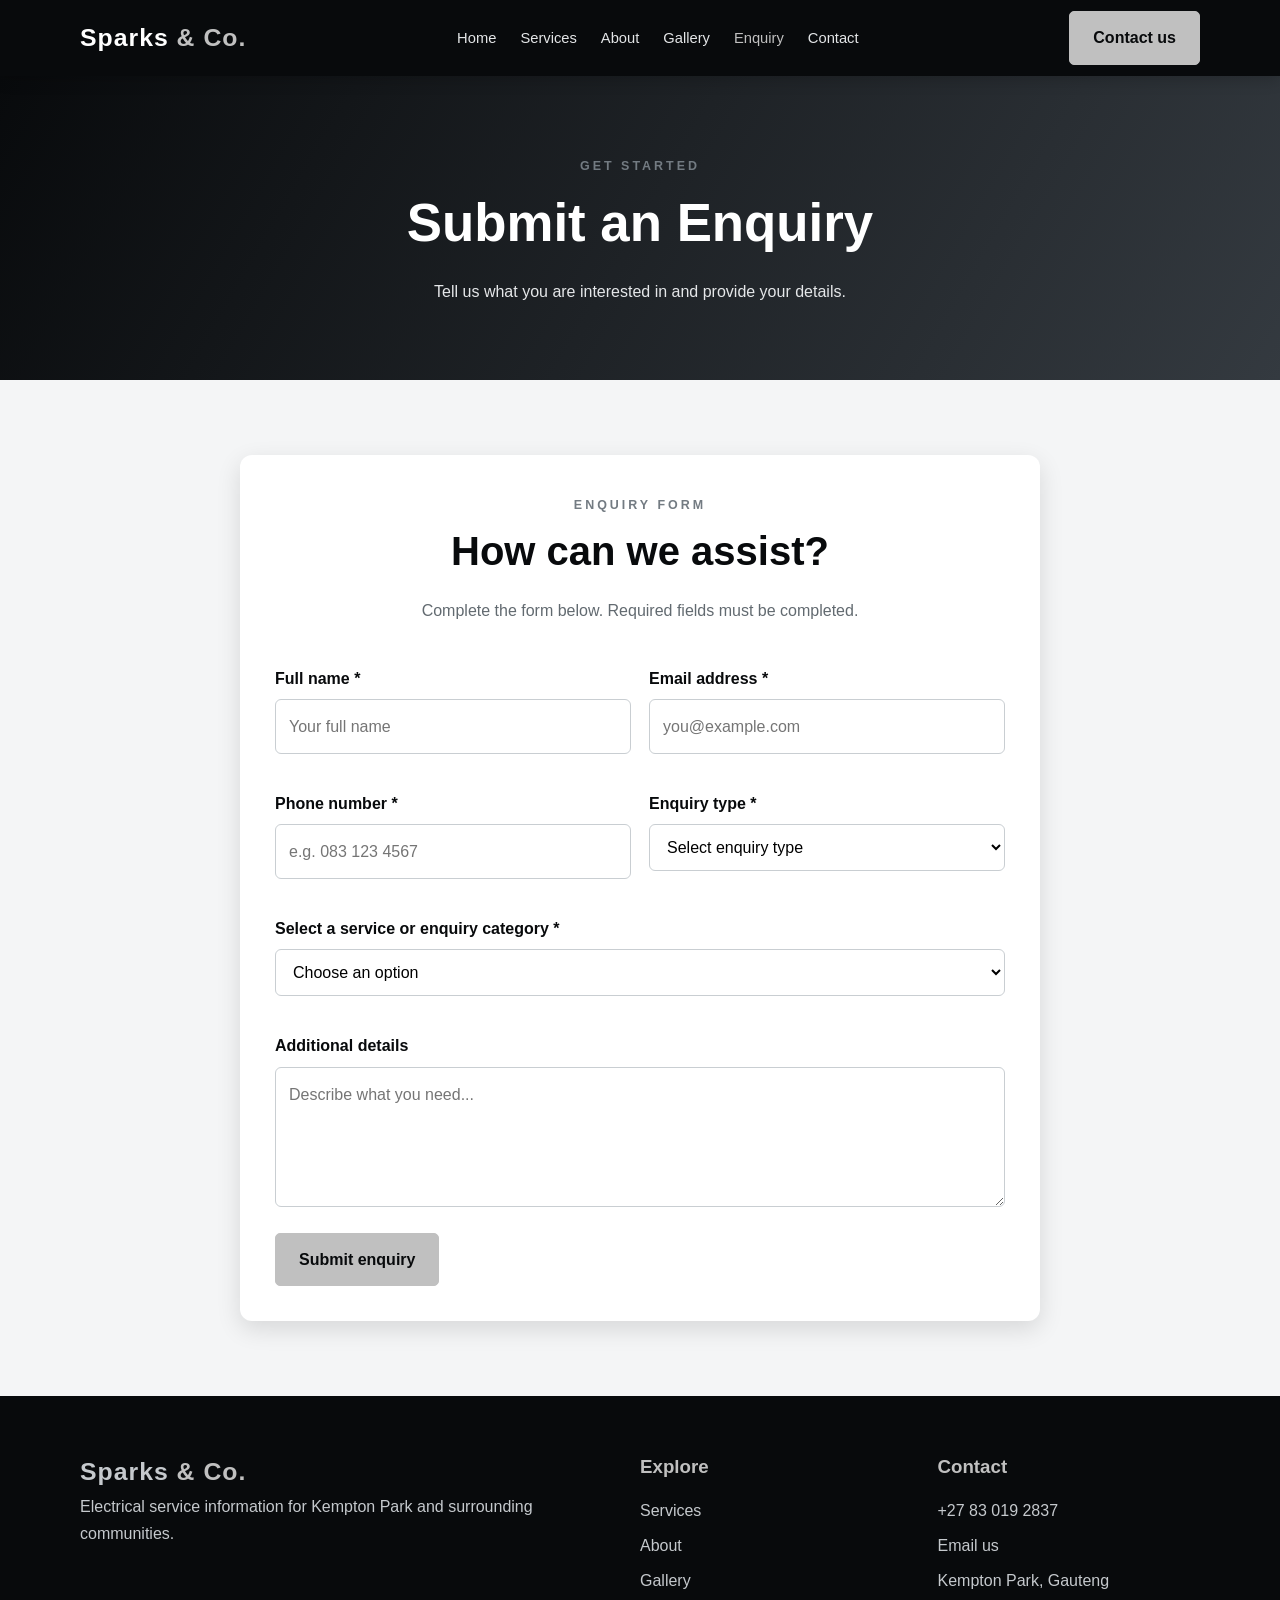
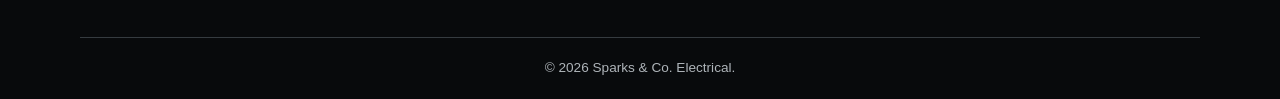
<file: enquiry.html>
<!DOCTYPE html>
<html lang="en">
<head>
    <meta charset="UTF-8">
    <meta name="viewport" content="width=device-width, initial-scale=1">
    <meta name="description" content="Submit an electrical service, volunteer or sponsorship enquiry to Sparks & Co. Electrical in Kempton Park.">
    <meta name="keywords" content="electrical quotation Kempton Park, electrical service enquiry, electrician Gauteng">
    <meta name="theme-color" content="#080a0c">
    <title>Make an Enquiry | Sparks &amp; Co.</title>
    <link rel="stylesheet" href="styles.css">
</head>
<body>

<header class="site-header">
    <div class="container nav">
        <a class="brand" href="index.html">Sparks <span>&amp; Co.</span></a>
        <button class="menu-toggle" type="button" aria-expanded="false" aria-controls="primary-nav">Menu</button>
        <ul class="nav-links" id="primary-nav">
            <li><a href="index.html">Home</a></li>
            <li><a href="services.html">Services</a></li>
            <li><a href="about.html">About</a></li>
            <li><a href="gallery.html">Gallery</a></li>
            <li><a class="active" href="enquiry.html">Enquiry</a></li>
            <li><a href="contact.html">Contact</a></li>
        </ul>
        <a class="nav-cta" href="contact.html">Contact us</a>
    </div>
</header>

<main>
    <section class="page-banner">
        <div class="container">
            <span class="eyebrow">Get started</span>
            <h1>Submit an Enquiry</h1>
            <p>Tell us what you are interested in and provide your details.</p>
        </div>
    </section>

    <section class="section">
        <div class="container">
            <div class="form-wrap">
                <div class="section-heading">
                    <span class="eyebrow">Enquiry form</span>
                    <h2>How can we assist?</h2>
                    <p>Complete the form below. Required fields must be completed.</p>
                </div>

                <form id="enquiryForm">
                    <div class="form-grid">
                        <div class="form-group">
                            <label for="enqName">Full name *</label>
                            <input type="text" id="enqName" name="name"
                                placeholder="Your full name"
                                minlength="2" maxlength="80" required>
                        </div>

                        <div class="form-group">
                            <label for="enqEmail">Email address *</label>
                            <input type="email" id="enqEmail" name="email"
                                placeholder="you@example.com" required>
                        </div>

                        <div class="form-group">
                            <label for="enqPhone">Phone number *</label>
                            <input type="tel" id="enqPhone" name="phone"
                                placeholder="e.g. 083 123 4567"
                                pattern="(?:\+27|0)[0-9 ]{9,13}"
                                title="Enter a South African number beginning with 0 or +27."
                                required>
                        </div>

                        <div class="form-group">
                            <label for="enqType">Enquiry type *</label>
                            <select id="enqType" name="enquiryType" required>
                                <option value="">Select enquiry type</option>
                                <option value="service">Electrical service</option>
                                <option value="product">Product information</option>
                                <option value="volunteer">Volunteer</option>
                                <option value="sponsor">Sponsorship</option>
                            </select>
                        </div>

                        <div class="form-group full">
                            <label for="enqService">Select a service or enquiry category *</label>
                            <select id="enqService" name="service" required>
                                <option value="">Choose an option</option>
                                <option value="panel-upgrade">DB board / panel upgrade</option>
                                <option value="lighting">Lighting installation</option>
                                <option value="repairs">Electrical repairs</option>
                                <option value="installation">Electrical installation</option>
                                <option value="volunteer">Volunteer enquiry</option>
                                <option value="sponsor">Sponsorship enquiry</option>
                            </select>
                        </div>

                        <div class="form-group full">
                            <label for="enqDetails">Additional details</label>
                            <textarea id="enqDetails" name="details"
                                placeholder="Describe what you need..."
                                maxlength="1000"></textarea>
                        </div>
                    </div>

                    <div id="enqError" class="form-message" role="alert"></div>
                    <button class="btn" type="submit">Submit enquiry</button>
                </form>

                <div id="enqResponse" class="estimate-box" aria-live="polite"></div>
            </div>
        </div>
    </section>
</main>

<footer class="site-footer">
    <div class="container">
        <div class="footer-grid">
            <div>
                <a class="brand" href="index.html">Sparks <span>&amp; Co.</span></a>
                <p>Electrical service information for Kempton Park and surrounding communities.</p>
            </div>
            <div>
                <h3>Explore</h3>
                <p><a href="services.html">Services</a></p>
                <p><a href="about.html">About</a></p>
                <p><a href="gallery.html">Gallery</a></p>
            </div>
            <div>
                <h3>Contact</h3>
                <p><a href="tel:+27830192837">+27 83 019 2837</a></p>
                <p><a href="mailto:info@sparksco-electrical.com">Email us</a></p>
                <p>Kempton Park, Gauteng</p>
            </div>
        </div>
        <div class="footer-bottom">© <span class="year"></span> Sparks &amp; Co. Electrical.</div>
    </div>
</footer>

<script src="main.js" defer></script>
</body>
</html>
</file>
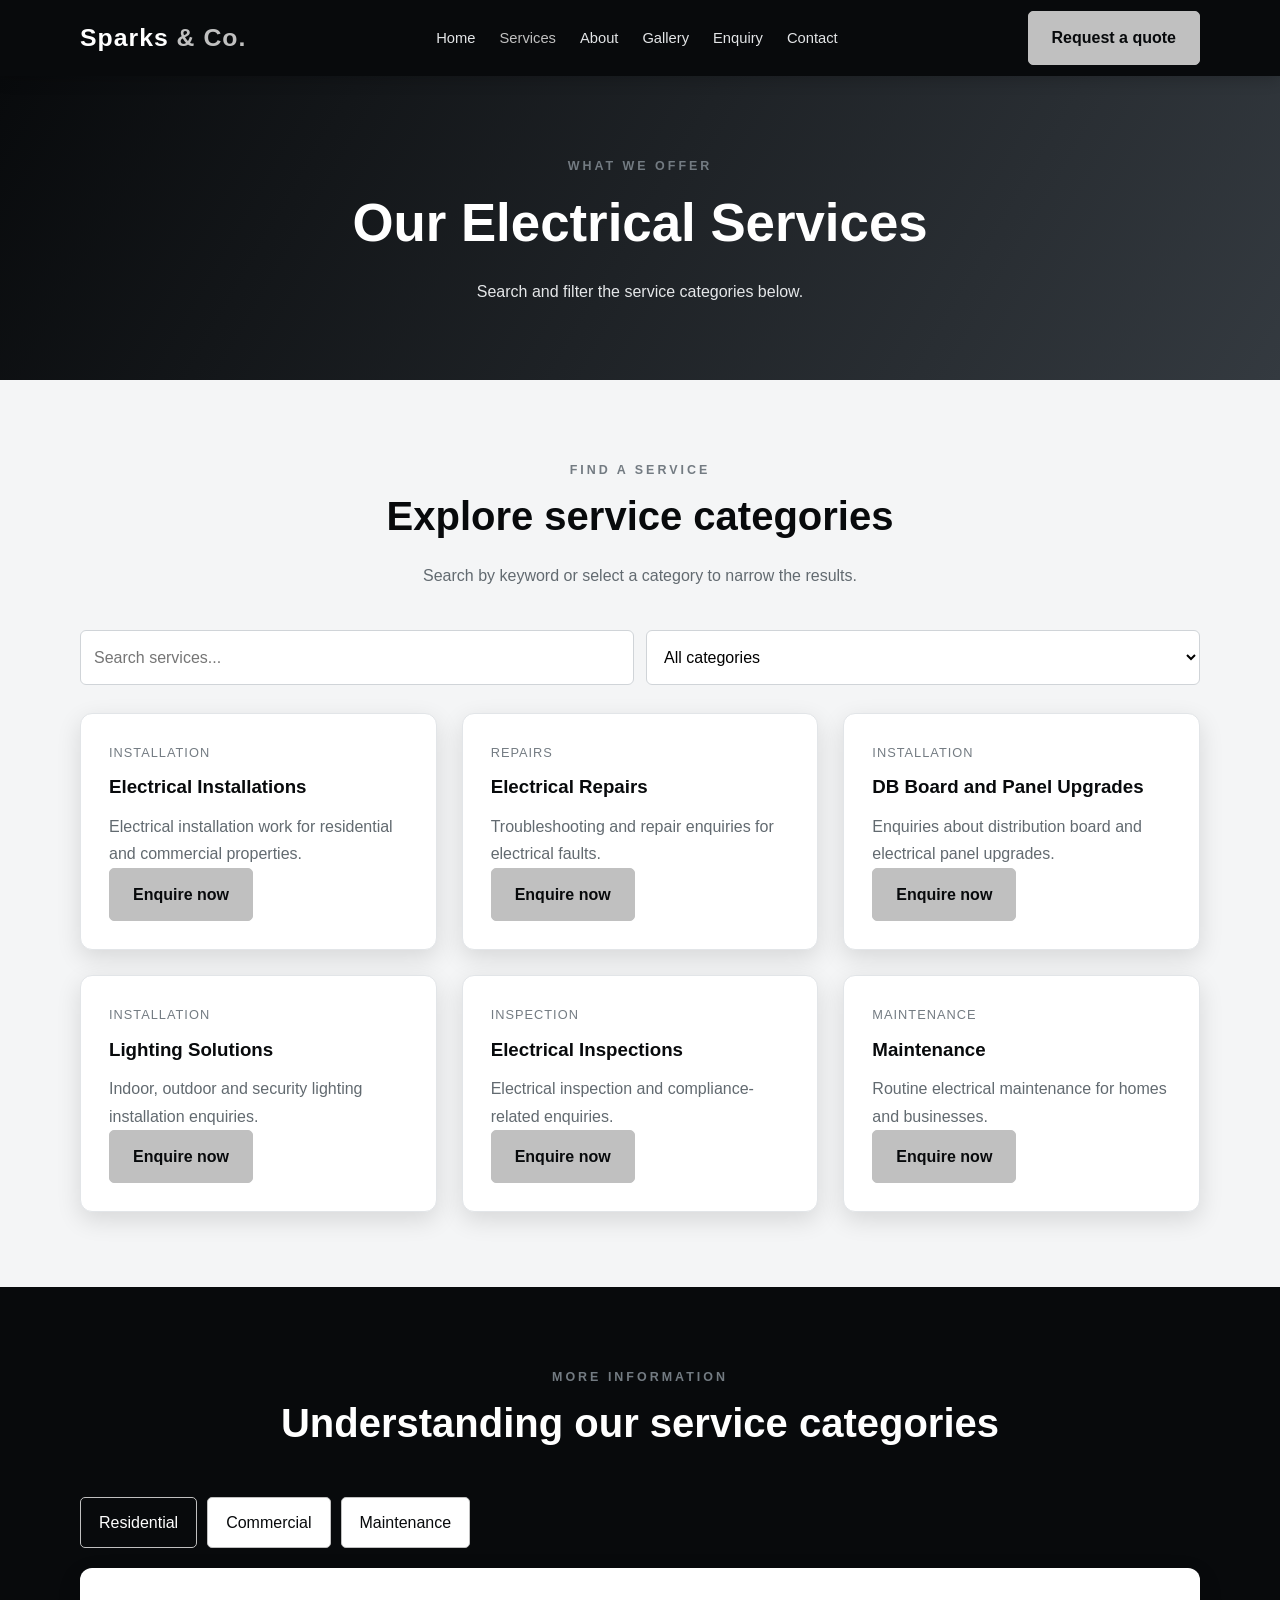
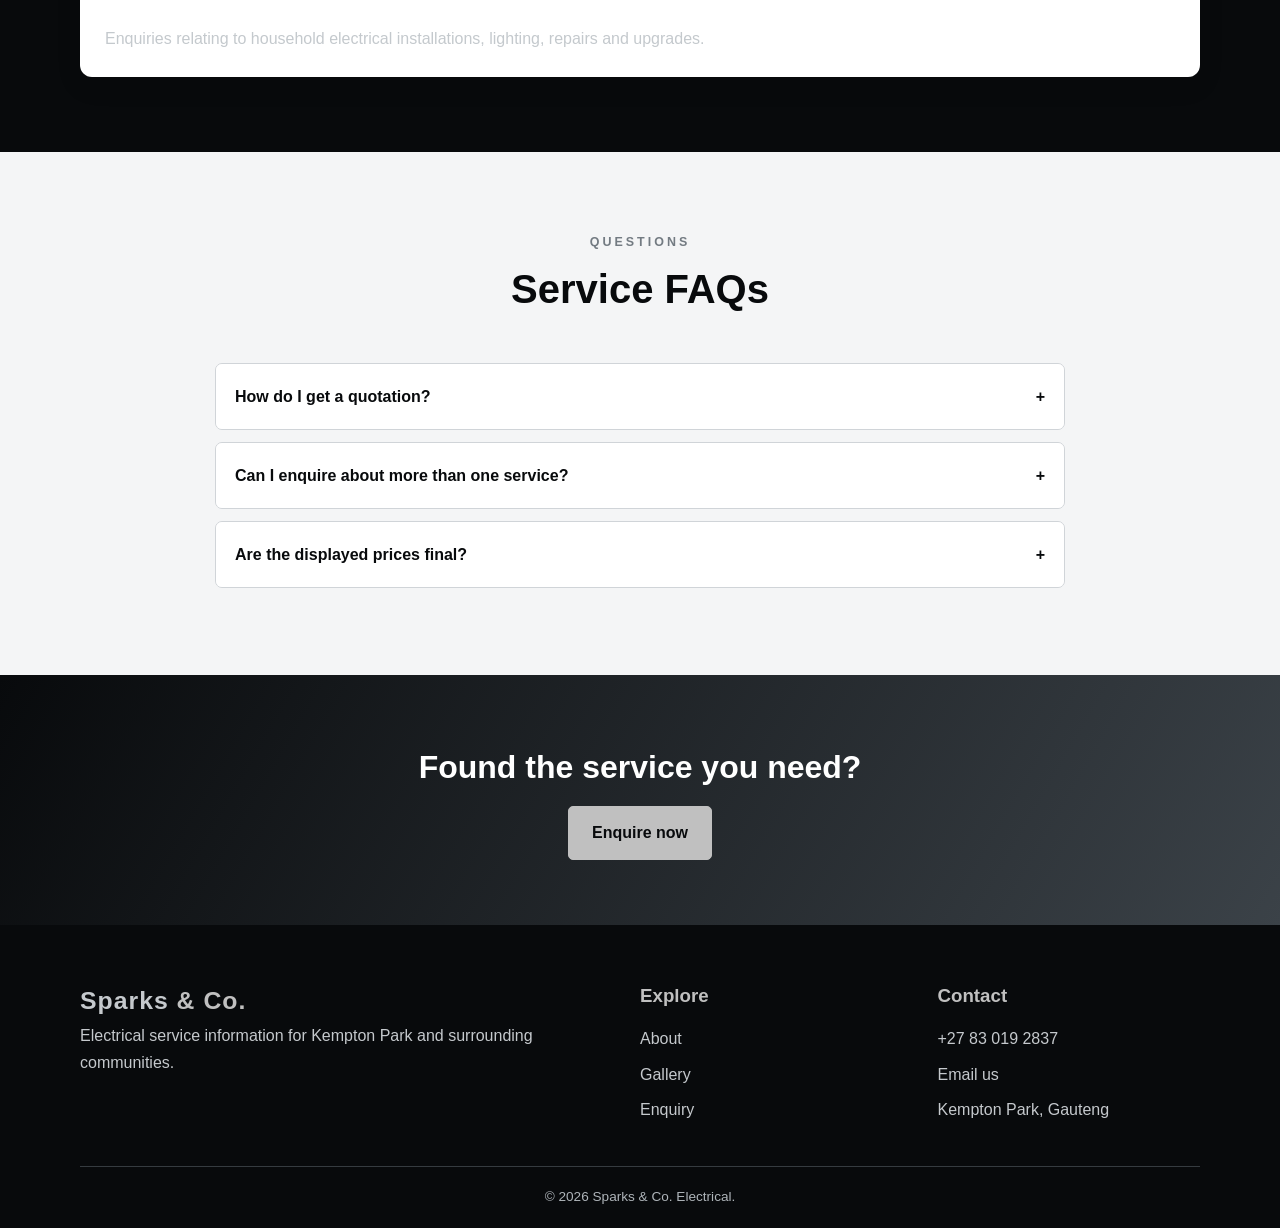
<file: services.html>
<!DOCTYPE html>
<html lang="en">
<head>
    <meta charset="UTF-8">
    <meta name="viewport" content="width=device-width, initial-scale=1">
    <meta name="description" content="Explore electrical installation, repairs, maintenance and inspection enquiries in Kempton Park.">
    <meta name="keywords" content="electrical installations Kempton Park, electrician, electrical repairs Gauteng">
    <meta name="theme-color" content="#080a0c">
    <title>Electrical Services | Sparks &amp; Co.</title>
    <link rel="stylesheet" href="styles.css">
</head>
<body>

<header class="site-header">
    <div class="container nav">
        <a class="brand" href="index.html">Sparks <span>&amp; Co.</span></a>
        <button class="menu-toggle" type="button" aria-expanded="false" aria-controls="primary-nav">Menu</button>
        <ul class="nav-links" id="primary-nav">
            <li><a href="index.html">Home</a></li>
            <li><a class="active" href="services.html">Services</a></li>
            <li><a href="about.html">About</a></li>
            <li><a href="gallery.html">Gallery</a></li>
            <li><a href="enquiry.html">Enquiry</a></li>
            <li><a href="contact.html">Contact</a></li>
        </ul>
        <a class="nav-cta" href="enquiry.html">Request a quote</a>
    </div>
</header>

<main>
    <section class="page-banner">
        <div class="container">
            <span class="eyebrow">What we offer</span>
            <h1>Our Electrical Services</h1>
            <p>Search and filter the service categories below.</p>
        </div>
    </section>

    <section class="section">
        <div class="container">
            <div class="section-heading">
                <span class="eyebrow">Find a service</span>
                <h2>Explore service categories</h2>
                <p>Search by keyword or select a category to narrow the results.</p>
            </div>

            <div class="service-controls">
                <input type="search" id="serviceSearch"
                    placeholder="Search services..." aria-label="Search services">

                <select id="categoryFilter" aria-label="Filter service category">
                    <option value="all">All categories</option>
                    <option value="installation">Installation</option>
                    <option value="repairs">Repairs</option>
                    <option value="inspection">Inspection</option>
                    <option value="maintenance">Maintenance</option>
                </select>
            </div>

            <div class="grid grid-3" id="service-list" aria-live="polite">
                <p>Loading services...</p>
            </div>
        </div>
    </section>

    <section class="section dark-section">
        <div class="container">
            <div class="section-heading">
                <span class="eyebrow">More information</span>
                <h2>Understanding our service categories</h2>
            </div>

            <div class="tabs" role="tablist" aria-label="Service information">
                <button class="tab-button active" role="tab"
                    aria-selected="true" aria-controls="tab-residential">
                    Residential
                </button>
                <button class="tab-button" role="tab"
                    aria-selected="false" aria-controls="tab-commercial">
                    Commercial
                </button>
                <button class="tab-button" role="tab"
                    aria-selected="false" aria-controls="tab-maintenance">
                    Maintenance
                </button>
            </div>

            <div class="tab-content">
                <div class="tab-panel active" id="tab-residential">
                    <h3>Residential enquiries</h3>
                    <p>Enquiries relating to household electrical installations, lighting, repairs and upgrades.</p>
                </div>

                <div class="tab-panel" id="tab-commercial">
                    <h3>Commercial enquiries</h3>
                    <p>Enquiries relating to electrical work for offices, shops and other commercial premises.</p>
                </div>

                <div class="tab-panel" id="tab-maintenance">
                    <h3>Maintenance enquiries</h3>
                    <p>Enquiries relating to inspections, routine maintenance and electrical fault investigation.</p>
                </div>
            </div>
        </div>
    </section>

    <section class="section">
        <div class="container">
            <div class="section-heading">
                <span class="eyebrow">Questions</span>
                <h2>Service FAQs</h2>
            </div>

            <div class="accordion">
                <div class="accordion-item">
                    <button class="accordion-trigger" aria-expanded="false">
                        How do I get a quotation?
                        <span class="accordion-symbol">+</span>
                    </button>
                    <div class="accordion-panel">
                        <p>Complete the enquiry form with your service requirements. Any price shown is an estimate only until confirmed.</p>
                    </div>
                </div>

                <div class="accordion-item">
                    <button class="accordion-trigger" aria-expanded="false">
                        Can I enquire about more than one service?
                        <span class="accordion-symbol">+</span>
                    </button>
                    <div class="accordion-panel">
                        <p>Use the enquiry form to describe your requirements and include additional details in the message field.</p>
                    </div>
                </div>

                <div class="accordion-item">
                    <button class="accordion-trigger" aria-expanded="false">
                        Are the displayed prices final?
                        <span class="accordion-symbol">+</span>
                    </button>
                    <div class="accordion-panel">
                        <p>No. Displayed figures are examples for the website demonstration and are not confirmed business quotations.</p>
                    </div>
                </div>
            </div>
        </div>
    </section>

    <section class="cta">
        <div class="container">
            <h2>Found the service you need?</h2>
            <a class="btn" href="enquiry.html">Enquire now</a>
        </div>
    </section>
</main>

<footer class="site-footer">
    <div class="container">
        <div class="footer-grid">
            <div>
                <a class="brand" href="index.html">Sparks <span>&amp; Co.</span></a>
                <p>Electrical service information for Kempton Park and surrounding communities.</p>
            </div>
            <div>
                <h3>Explore</h3>
                <p><a href="about.html">About</a></p>
                <p><a href="gallery.html">Gallery</a></p>
                <p><a href="enquiry.html">Enquiry</a></p>
            </div>
            <div>
                <h3>Contact</h3>
                <p><a href="tel:+27830192837">+27 83 019 2837</a></p>
                <p><a href="mailto:info@sparksco-electrical.com">Email us</a></p>
                <p>Kempton Park, Gauteng</p>
            </div>
        </div>
        <div class="footer-bottom">© <span class="year"></span> Sparks &amp; Co. Electrical.</div>
    </div>
</footer>

<script src="main.js" defer></script>
</body>
</html>
</file>
<file: styles.css>
/* =====================================================
   SPARKS & CO. ELECTRICAL
   Silver and Black Website Theme
===================================================== */

:root {
    --black: #080a0c;
    --dark: #121619;
    --dark-grey: #20262b;
    --silver: #c0c0c0;
    --light-silver: #e5e7e9;
    --white: #ffffff;
    --muted: #aeb4b9;
    --border: #d0d4d8;
    --text: #22272b;
    --radius: 12px;
    --shadow: 0 8px 25px rgba(0, 0, 0, 0.12);
}

* {
    box-sizing: border-box;
    margin: 0;
    padding: 0;
}

html {
    scroll-behavior: smooth;
}

body {
    font-family: Arial, Helvetica, sans-serif;
    background: #f4f5f6;
    color: var(--text);
    line-height: 1.7;
}

img {
    max-width: 100%;
    display: block;
}

a {
    color: inherit;
    text-decoration: none;
}

button,
input,
select,
textarea {
    font: inherit;
}

button {
    cursor: pointer;
}

.container {
    width: min(1120px, 92%);
    margin: auto;
}

.section {
    padding: 75px 0;
}

.section-heading {
    text-align: center;
    margin-bottom: 40px;
}

.section-heading h2 {
    font-size: clamp(1.8rem, 4vw, 2.5rem);
    color: var(--black);
    margin-bottom: 12px;
}

.section-heading p {
    color: #626a70;
    max-width: 650px;
    margin: auto;
}

.eyebrow {
    text-transform: uppercase;
    letter-spacing: 3px;
    font-size: 0.78rem;
    font-weight: 700;
    color: #737b82;
}

/* HEADER AND NAVIGATION */

.site-header {
    background: var(--black);
    color: var(--white);
    position: sticky;
    top: 0;
    z-index: 1000;
    box-shadow: 0 3px 15px rgba(0, 0, 0, 0.2);
}

.nav {
    min-height: 76px;
    display: flex;
    align-items: center;
    justify-content: space-between;
    gap: 25px;
}

.brand {
    color: var(--white);
    font-size: 1.55rem;
    font-weight: 800;
    letter-spacing: 1px;
    white-space: nowrap;
}

.brand span {
    color: var(--silver);
}

.nav-links {
    display: flex;
    align-items: center;
    gap: 24px;
    list-style: none;
}

.nav-links a {
    color: #e3e5e7;
    font-size: 0.92rem;
    transition: color 0.25s;
}

.nav-links a:hover,
.nav-links a.active {
    color: var(--silver);
}

.nav-cta,
.btn {
    display: inline-block;
    border: 1px solid var(--silver);
    background: var(--silver);
    color: var(--black);
    padding: 12px 23px;
    border-radius: 5px;
    font-weight: 700;
    transition: 0.25s ease;
}

.nav-cta:hover,
.btn:hover {
    background: var(--white);
    border-color: var(--white);
    transform: translateY(-2px);
}

.btn-outline {
    background: transparent;
    color: var(--white);
    border: 1px solid var(--silver);
}

.btn-outline:hover {
    background: var(--silver);
    color: var(--black);
}

.menu-toggle {
    display: none;
    color: var(--white);
    background: transparent;
    border: 1px solid var(--silver);
    padding: 8px 12px;
    border-radius: 5px;
}

/* HERO */

.hero {
    min-height: 570px;
    display: flex;
    align-items: center;
    color: var(--white);
    background:
        linear-gradient(90deg, rgba(0,0,0,.92), rgba(0,0,0,.55)),
        url("images/electrical-hero.jpg") center/cover no-repeat;
}

.hero-content {
    max-width: 680px;
    padding: 90px 0;
}

.hero h1 {
    font-size: clamp(2.5rem, 6vw, 4.5rem);
    line-height: 1.1;
    margin: 18px 0;
}

.hero h1 span {
    color: var(--silver);
}

.hero p {
    color: #e1e3e5;
    font-size: 1.1rem;
    margin-bottom: 28px;
    max-width: 580px;
}

.hero-actions {
    display: flex;
    gap: 14px;
    flex-wrap: wrap;
}

/* PAGE BANNER */

.page-banner {
    background: linear-gradient(120deg, #080a0c, #343a40);
    color: var(--white);
    padding: 75px 0;
    text-align: center;
}

.page-banner h1 {
    font-size: clamp(2rem, 5vw, 3.3rem);
    margin-bottom: 10px;
}

.page-banner p {
    color: var(--light-silver);
}

/* CARDS AND GRIDS */

.grid {
    display: grid;
    gap: 25px;
}

.grid-2 {
    grid-template-columns: repeat(2, 1fr);
}

.grid-3 {
    grid-template-columns: repeat(3, 1fr);
}

.card {
    background: var(--white);
    padding: 28px;
    border-radius: var(--radius);
    box-shadow: var(--shadow);
    border: 1px solid #e2e5e8;
    transition: transform 0.25s, box-shadow 0.25s;
}

.card:hover {
    transform: translateY(-5px);
    box-shadow: 0 13px 30px rgba(0,0,0,.15);
}

.card h3 {
    color: var(--black);
    margin-bottom: 10px;
}

.card p {
    color: #626a70;
}

.card-icon {
    width: 52px;
    height: 52px;
    display: grid;
    place-items: center;
    background: var(--light-silver);
    color: var(--black);
    border-radius: 50%;
    font-size: 1.4rem;
    margin-bottom: 18px;
}

/* DARK FEATURE SECTION */

.dark-section {
    background: var(--black);
    color: var(--white);
}

.dark-section h2,
.dark-section h3 {
    color: var(--white);
}

.dark-section p {
    color: #c4c9cd;
}

/* IMAGES */

.content-image {
    width: 100%;
    height: 100%;
    min-height: 300px;
    object-fit: cover;
    border-radius: var(--radius);
}

.image-card img {
    width: 100%;
    height: 220px;
    object-fit: cover;
    border-radius: var(--radius);
    margin-bottom: 18px;
}

/* LISTS */

.check-list {
    list-style: none;
    margin: 20px 0;
}

.check-list li {
    margin: 10px 0;
    padding-left: 28px;
    position: relative;
}

.check-list li::before {
    content: "✓";
    position: absolute;
    left: 0;
    color: #555d64;
    font-weight: bold;
}

/* SERVICE SEARCH */

.service-controls {
    display: flex;
    gap: 12px;
    margin-bottom: 28px;
    flex-wrap: wrap;
}

.service-controls input,
.service-controls select {
    flex: 1;
    min-width: 200px;
    padding: 13px;
    border: 1px solid var(--border);
    border-radius: 6px;
    background: white;
}

.service-card {
    display: flex;
    flex-direction: column;
}

.service-card .service-category {
    color: #747c83;
    font-size: 0.8rem;
    text-transform: uppercase;
    letter-spacing: 1px;
    margin-bottom: 8px;
}

.service-card .btn {
    margin-top: auto;
    align-self: flex-start;
}

/* ACCORDION */

.accordion {
    max-width: 850px;
    margin: auto;
}

.accordion-item {
    background: white;
    border: 1px solid var(--border);
    border-radius: 7px;
    margin-bottom: 12px;
    overflow: hidden;
}

.accordion-trigger {
    width: 100%;
    padding: 19px;
    border: 0;
    background: white;
    color: var(--black);
    display: flex;
    justify-content: space-between;
    text-align: left;
    font-weight: 700;
}

.accordion-panel {
    display: none;
    padding: 0 19px 20px;
    color: #626a70;
}

.accordion-item.open .accordion-panel {
    display: block;
}

/* TABS */

.tabs {
    display: flex;
    flex-wrap: wrap;
    gap: 10px;
    margin-bottom: 20px;
}

.tab-button {
    padding: 11px 18px;
    border: 1px solid var(--silver);
    background: white;
    color: var(--black);
    border-radius: 5px;
}

.tab-button.active {
    background: var(--black);
    color: white;
}

.tab-panel {
    display: none;
    background: white;
    padding: 25px;
    border-radius: var(--radius);
    box-shadow: var(--shadow);
}

.tab-panel.active {
    display: block;
}

/* GALLERY */

.gallery-grid {
    display: grid;
    grid-template-columns: repeat(3, 1fr);
    gap: 18px;
}

.gallery-item {
    border: 0;
    padding: 0;
    background: transparent;
    overflow: hidden;
    border-radius: 9px;
}

.gallery-item img {
    width: 100%;
    height: 260px;
    object-fit: cover;
    transition: transform .35s;
}

.gallery-item:hover img {
    transform: scale(1.06);
}

.lightbox {
    display: none;
    position: fixed;
    inset: 0;
    z-index: 2000;
    background: rgba(0,0,0,.94);
    align-items: center;
    justify-content: center;
    padding: 30px;
}

.lightbox.open {
    display: flex;
}

.lightbox img {
    max-height: 85vh;
    max-width: 90vw;
    object-fit: contain;
}

.lightbox-close {
    position: absolute;
    top: 20px;
    right: 30px;
    background: transparent;
    color: white;
    border: 0;
    font-size: 2.5rem;
}

/* FORMS */

.form-wrap {
    max-width: 800px;
    margin: auto;
    background: white;
    padding: 35px;
    border-radius: var(--radius);
    box-shadow: var(--shadow);
}

.form-grid {
    display: grid;
    grid-template-columns: repeat(2, 1fr);
    gap: 18px;
}

.form-group {
    margin-bottom: 18px;
}

.form-group.full {
    grid-column: 1 / -1;
}

.form-group label {
    display: block;
    font-weight: 700;
    margin-bottom: 7px;
    color: var(--black);
}

.form-group input,
.form-group select,
.form-group textarea {
    width: 100%;
    padding: 13px;
    border: 1px solid #c9ced2;
    border-radius: 6px;
    background: #fff;
}

.form-group textarea {
    min-height: 140px;
    resize: vertical;
}

.form-group input:focus,
.form-group select:focus,
.form-group textarea:focus {
    outline: 2px solid #8b9298;
    border-color: #8b9298;
}

.form-message {
    display: none;
    padding: 14px;
    margin: 15px 0;
    border-radius: 6px;
}

.form-message.error {
    display: block;
    background: #f8e8e8;
    color: #8b2020;
}

.form-message.success {
    display: block;
    background: #e9f1eb;
    color: #245b35;
}

.estimate-box {
    display: none;
    background: #eef0f2;
    border-left: 5px solid #777f86;
    padding: 22px;
    margin-top: 20px;
    border-radius: 5px;
}

.estimate-box.visible {
    display: block;
}

/* MAP */

.map {
    width: 100%;
    height: 380px;
    border-radius: var(--radius);
    overflow: hidden;
    background: #dfe3e6;
    border: 1px solid var(--border);
}

/* REVEAL ANIMATION */

.reveal {
    opacity: 0;
    transform: translateY(25px);
    transition: opacity .7s ease, transform .7s ease;
}

.reveal.visible {
    opacity: 1;
    transform: translateY(0);
}

/* CTA */

.cta {
    background: linear-gradient(120deg, #080a0c, #3b4248);
    color: white;
    text-align: center;
    padding: 65px 20px;
}

.cta h2 {
    font-size: 2rem;
    margin-bottom: 12px;
}

.cta p {
    color: #d1d5d8;
    margin-bottom: 22px;
}

/* FOOTER */

.site-footer {
    background: #080a0c;
    color: white;
    padding: 55px 0 20px;
}

.footer-grid {
    display: grid;
    grid-template-columns: 2fr 1fr 1fr;
    gap: 35px;
}

.footer-grid h3 {
    color: var(--silver);
    margin-bottom: 14px;
}

.footer-grid p,
.footer-grid a {
    color: #c5c9cd;
    margin-bottom: 8px;
}

.footer-grid a:hover {
    color: white;
}

.footer-bottom {
    border-top: 1px solid #353b40;
    margin-top: 35px;
    padding-top: 18px;
    text-align: center;
    color: #aeb4b9;
    font-size: .85rem;
}

/* RESPONSIVE */

@media (max-width: 900px) {
    .nav {
        flex-wrap: wrap;
        padding: 15px 0;
    }

    .menu-toggle {
        display: block;
        margin-left: auto;
    }

    .nav-links {
        display: none;
        flex-direction: column;
        align-items: flex-start;
        width: 100%;
        gap: 0;
        padding: 10px 0;
    }

    .nav-links.open {
        display: flex;
    }

    .nav-links li {
        width: 100%;
    }

    .nav-links a {
        display: block;
        padding: 10px 0;
    }

    .nav-cta {
        display: none;
    }

    .grid-3,
    .gallery-grid {
        grid-template-columns: repeat(2, 1fr);
    }
}

@media (max-width: 650px) {
    .section {
        padding: 55px 0;
    }

    .grid-2,
    .grid-3,
    .gallery-grid,
    .form-grid,
    .footer-grid {
        grid-template-columns: 1fr;
    }

    .hero {
        min-height: 500px;
    }

    .hero-content {
        padding: 65px 0;
    }

    .form-wrap {
        padding: 22px;
    }

    .gallery-item img {
        height: 230px;
    }

    .page-banner {
        padding: 55px 0;
    }
}
</file>
